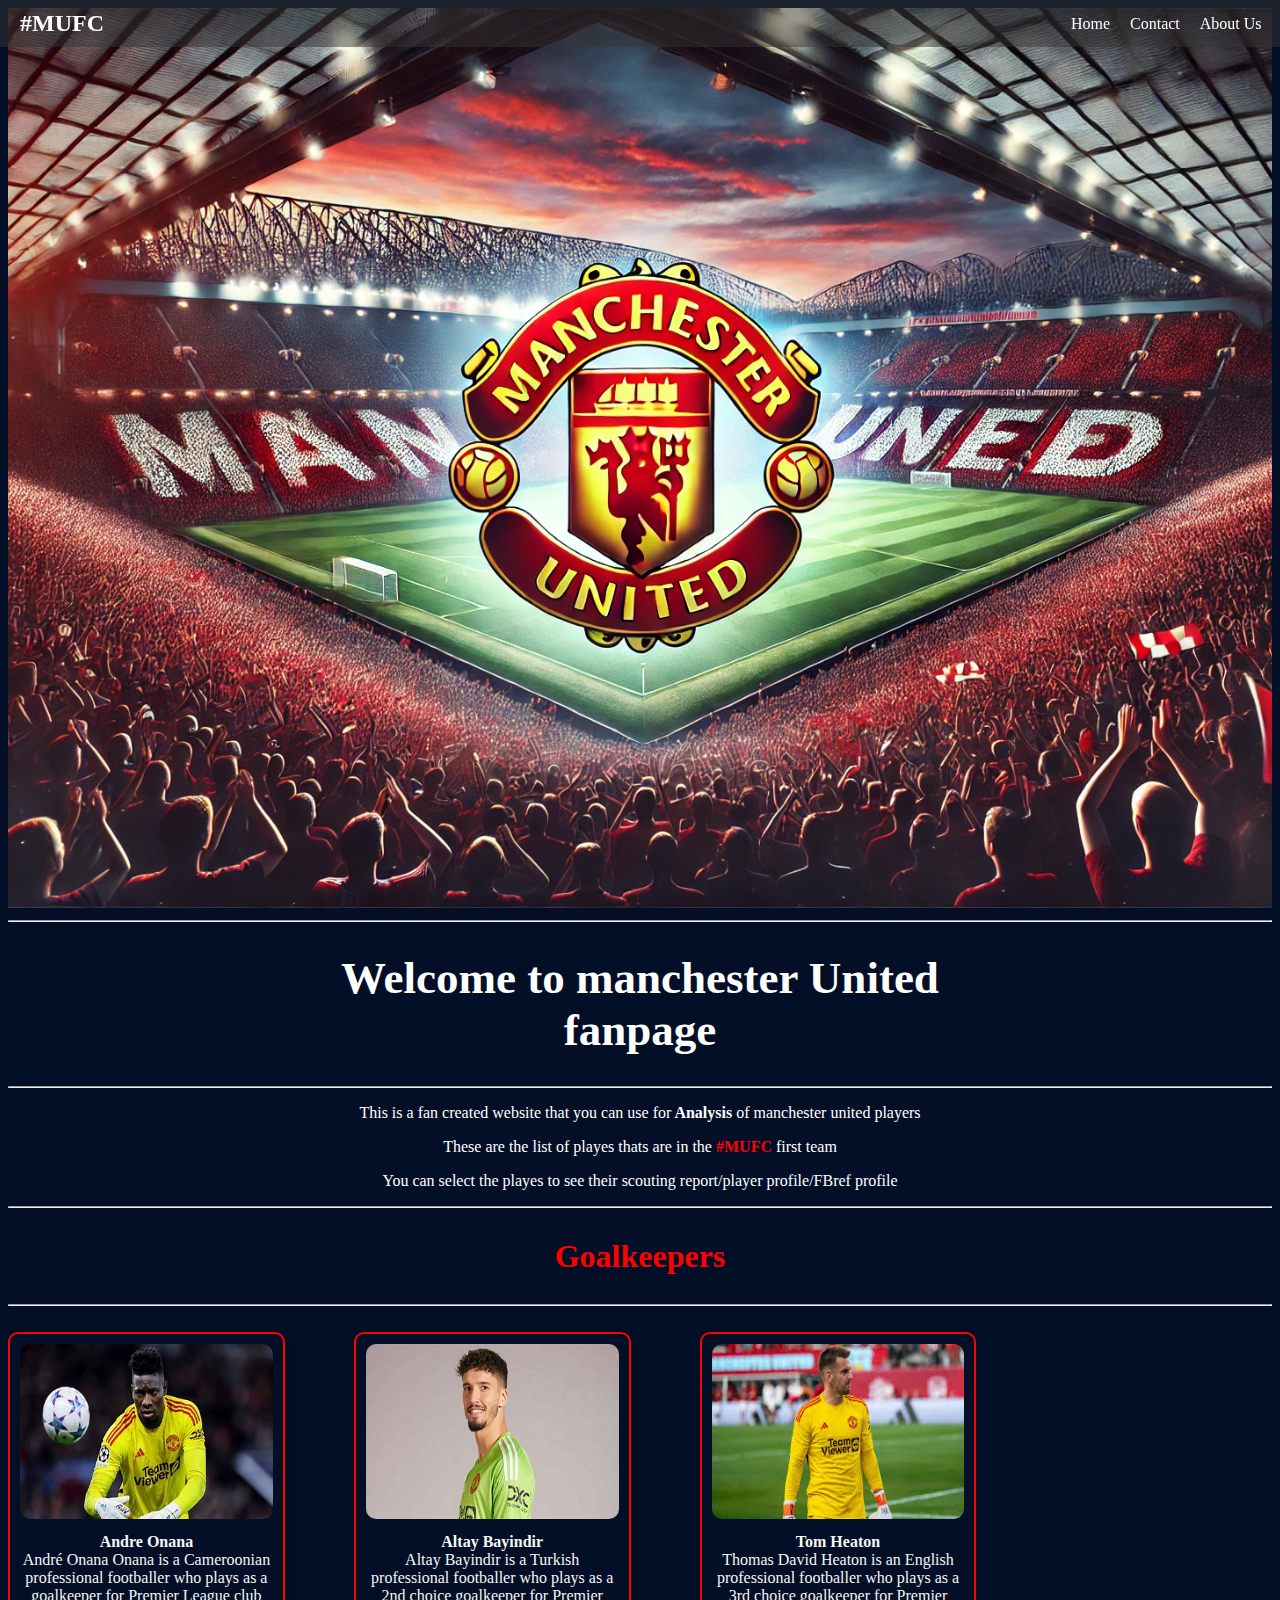
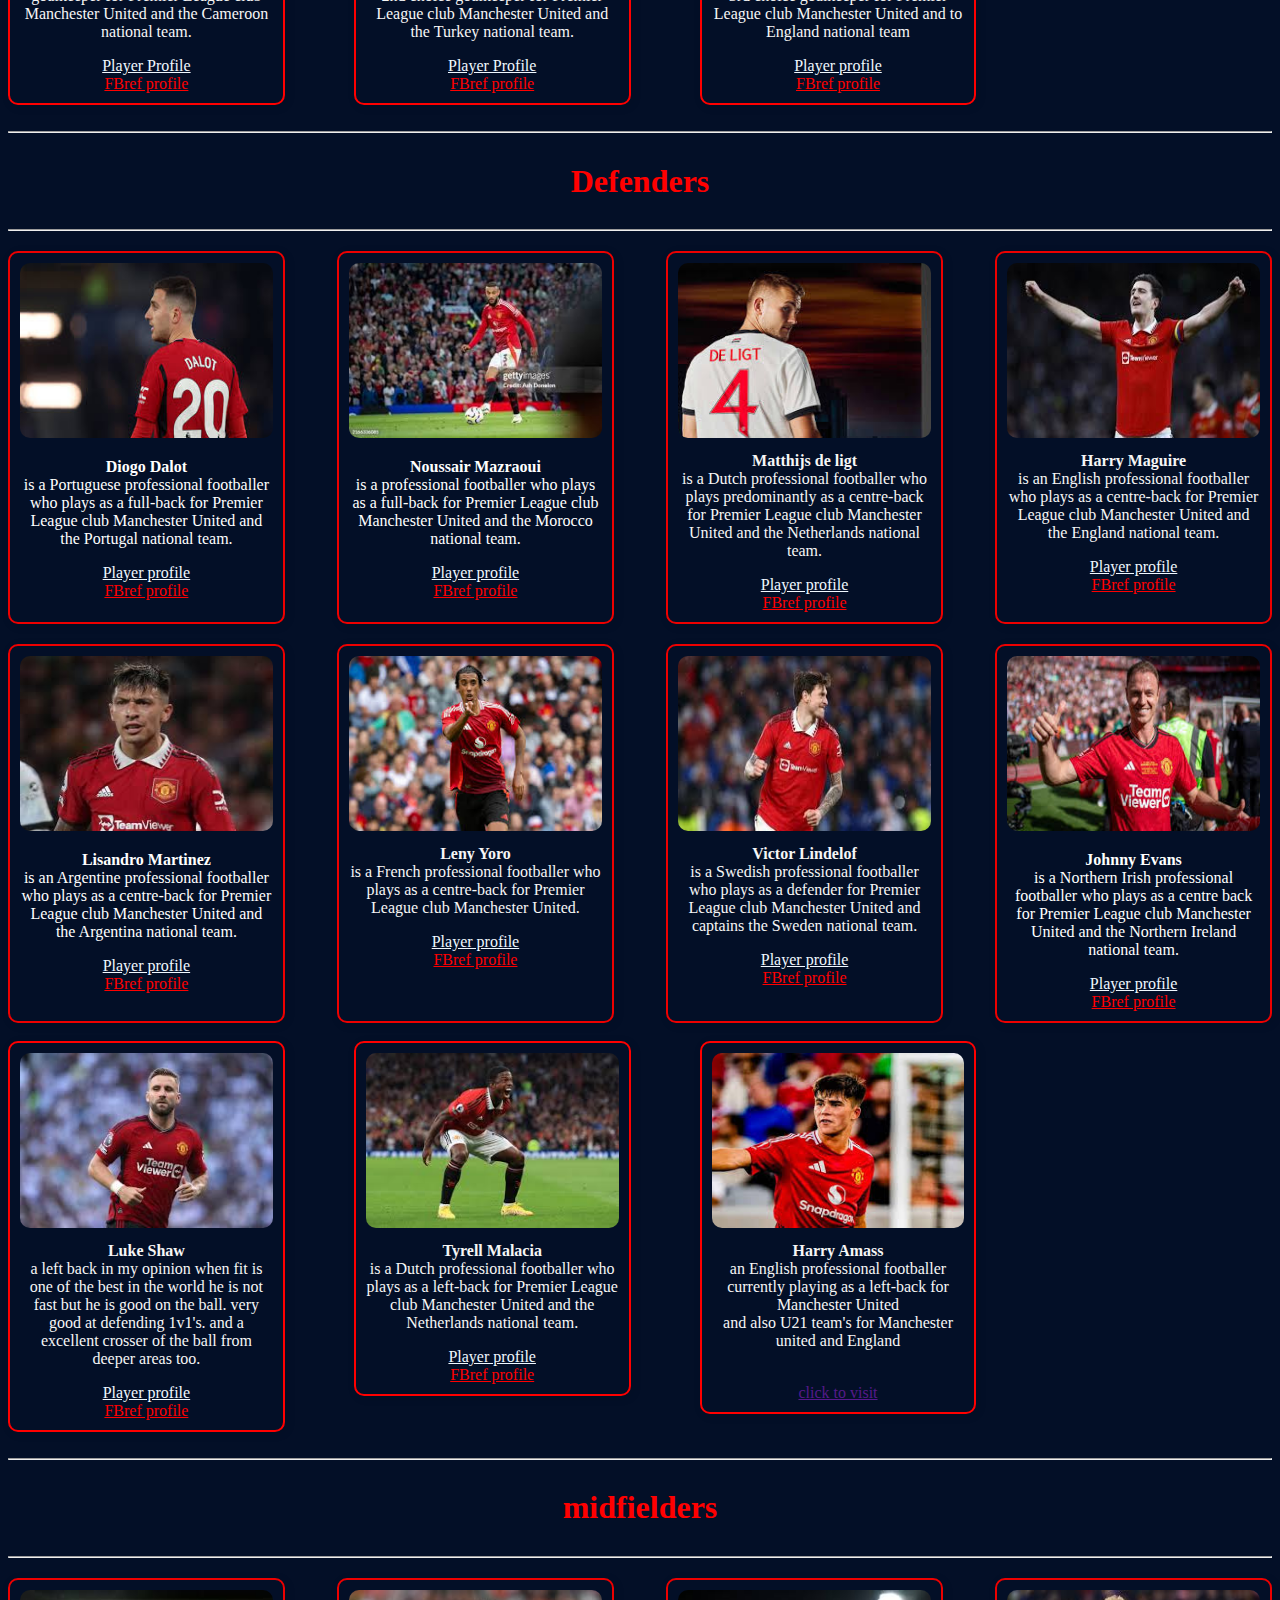
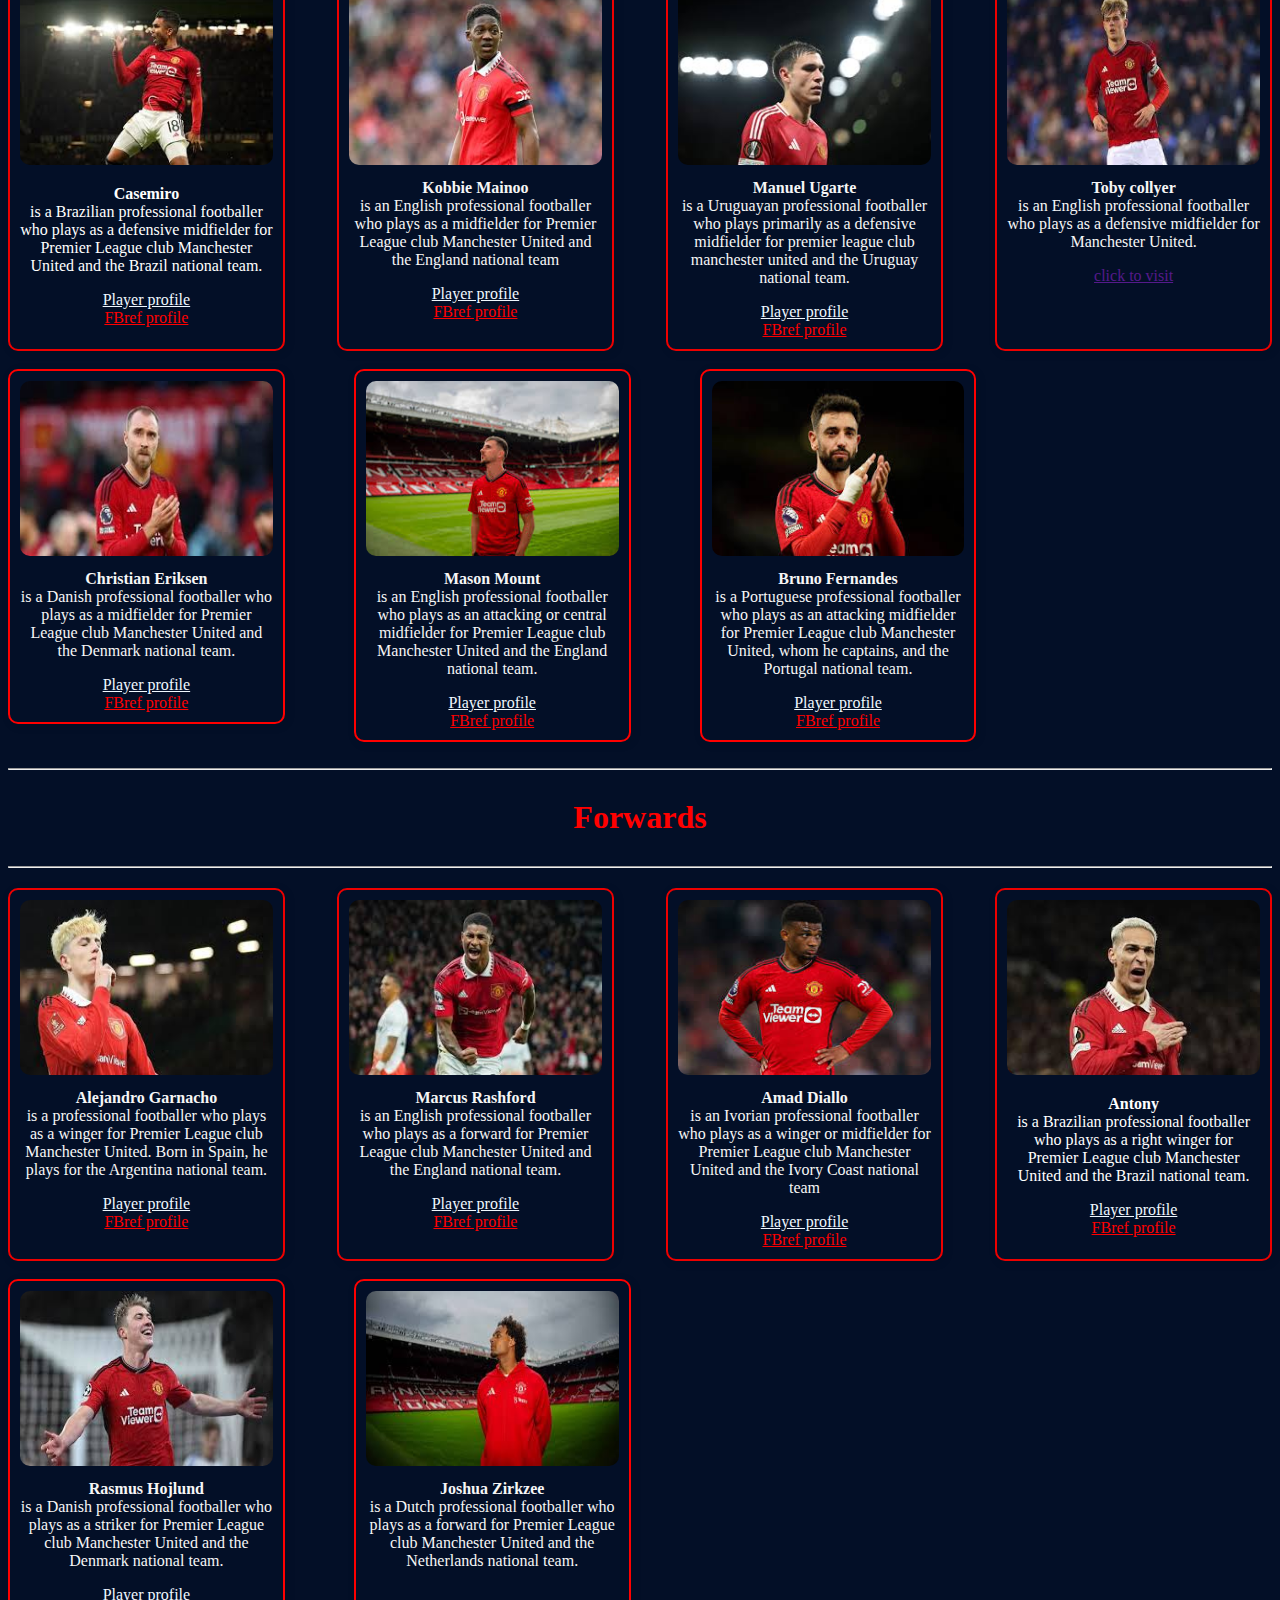
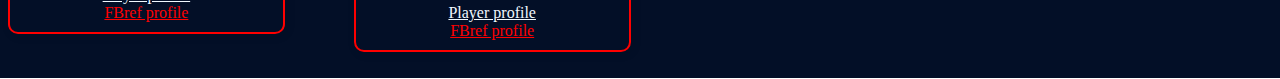
<file: man_united/index.html>
<!DOCTYPE html>
<html lang="en">
<head>
    <meta charset="UTF-8">
    <meta name="viewport" content="width=device-width, initial-scale=1.0">
    <title style="font-style: italic;">MAN UNITED FAN PAGE</title>
    <link rel="icon" href="./man_utd-32x32.png" type="image/x-icon">
    <link rel="stylesheet" href="./style.css">
</head>
<body>
    <nav class="navbar">
        <div  class="logo">#MUFC</div>
        <ul class="nav-links">
            <li><a href=""id="home_button">Home</a></li>
            <li><a href="https://wa.me/919342976898?text=hi Balaji,I would like to contact you">Contact</a></li>
            <li><a href="">About Us</a></li>
        </ul>
    </nav>
    <img src="./images/DALL·E 2024-11-28 22.32.01 - A vibrant and striking full-viewport image themed around Manchester United. The image features a realistic depiction of Old Trafford stadium, packed w.webp" alt="Full Viewport Image" class="full-viewport-img">
    <hr>
    <h1 id="heading1">Welcome to manchester United <br> fanpage</h1>
    <hr>
    <P>This is a fan created website that you can use for<b> Analysis</b> of manchester united players </P>
    
    <p>These are the list of playes thats are in the 
    <b style="color: rgb(255, 0, 0);">#MUFC </b> first team </P>
    
    <p>You can select the playes to see their scouting report/player profile/FBref profile</p>
    <hr>
    <div>
        <div class="marquee-container">
            <h1 style="text-align: center; color: rgb(255, 0, 0);" class="marquee1">Goalkeepers</h1>
          </div>
        <hr>
        </div>
    
    <br>
   
    <div class="container1">
    <div class="box">
        <img  src="./images/onana.jpg" alt="Description of the image">
        <p><b>Andre Onana </b><br>André Onana Onana is a Cameroonian professional footballer who plays as a goalkeeper for Premier League club Manchester United and the Cameroon national team.</p>
        <a style="color: aliceblue;" href="./onana.html">Player Profile</a><br>
        <a style="color: red;" href="https://fbref.com/en/players/e9c0c1b2/scout/365_m1/Andre-Onana-Scouting-Report">FBref profile</a>
    </div>
    <div class="box1">
        <img  src="./images/bayandir.jpg" alt="Description of the image">
        <p><b>Altay Bayindir </b><br>Altay Bayindir is a Turkish professional footballer who plays as a 2nd choice goalkeeper for Premier League club Manchester United and the Turkey national team.
        <br>
        </p>
        <a  style="color: aliceblue;" href="./altay.html">Player Profile</a>
        <br>
        <a style="color: red;" href="https://fbref.com/en/players/072e68ed/scout/11455/Altay-Bayindir-Scouting-Report">FBref profile</a>
    </div>
    <div class="box2">
        <img  src="./images/heaton.jpg" alt="Description of the image">
        <p><b>Tom Heaton </b><br>Thomas David Heaton is an English professional footballer who plays as a 3rd choice goalkeeper for Premier League club Manchester United and to England national team<br>  </p>
        <a  style="color: aliceblue;" href="">Player profile</a>
        <br>
        <a style="color: red;" href="">FBref profile</a>
    </div>
    </div>
    
</br>
<hr>
<div>
    <div class="marquee-container">
        <h1 style="text-align: center; color: rgb(255, 0, 0);" class="marquee2">Defenders</h1>
      </div>
    <hr>
    </div>

    <div class="container">
        <div class="box4">
            <img  src="./images/dalot.jpg" alt="Description of the image">
            <p><b>Diogo Dalot </b><br>is a Portuguese professional footballer who plays as a full-back for Premier League club Manchester United and the Portugal national team.</p>
            <a  style="color: aliceblue;" href="./dalot.html">Player profile</a>
            <br>
            <a style="color: red;" href="https://fbref.com/en/players/d9565625/scout/365_m1/Diogo-Dalot-Scouting-Report">FBref profile</a>
        </div>
        <div class="box4">
            <img  src="./images/mazaroui.jpg" alt="Description of the image">
            <p><b>Noussair Mazraoui </b><br>is a professional footballer who plays as a full-back for Premier League club Manchester United and the Morocco national team.</p>
            <a  style="color: aliceblue;" href="./noussair.html">Player profile</a>
            <br>
            <a style="color: red;" href="https://fbref.com/en/players/b74277a0/scout/365_m1/Noussair-Mazraoui-Scouting-Report">FBref profile</a>
        </div>
        <div class="box5">
            <img  src="./images/de-ligt.jpg" alt="Description of the image">
            <p><b>Matthijs de ligt </b><br>is a Dutch professional footballer who plays predominantly as a centre-back for Premier League club Manchester United and the Netherlands national team.</p>
            <a  style="color: aliceblue;" href="">Player profile</a>
            <br>
            <a style="color: red;"  href="https://fbref.com/en/players/d6e53a3a/scout/365_m1/Matthijs-de-Ligt-Scouting-Report">FBref profile</a>
        </div>
        <div class="box6">
            <img  src="./images/maguire.jpg" alt="Description of the image">
            <p><b>Harry Maguire</b> <br>is an English professional footballer who plays as a centre-back for Premier League club Manchester United and the England national team.</p>
            <a  style="color: aliceblue;" href="">Player profile</a>
            <br>
            <a style="color: red;" href="https://fbref.com/en/players/d8931174/scout/365_m1/Harry-Maguire-Scouting-Report">FBref profile</a>
        </div>
    </div>
    
    <div class="container">
        <div class="box4">
            <img  src="./images/martinez.jpg" alt="Description of the image">
            <p><b>Lisandro Martinez </b><br> is an Argentine professional footballer who plays as a centre-back for Premier League club Manchester United and the Argentina national team.</p>
            <a  style="color: aliceblue;" href="./martinez.html">Player profile</a>
            <br>
            <a  style="color: red;" href="https://fbref.com/en/players/bac46a10/scout/365_m1/Lisandro-Martinez-Scouting-Report">FBref profile</a>
        </div>
        <div class="box5">
            <img  src="./images/yoro.jpg" alt="Description of the image">
            <p><b>Leny Yoro </b><br>is a French professional footballer who plays as a centre-back for Premier League club Manchester United.</p>
            <a  style="color: aliceblue;" href="">Player profile</a>
            <br>
            <a style="color: red;" href="https://fbref.com/en/players/6763f716/scout/365_m1/Leny-Yoro-Scouting-Report">FBref profile</a>
        </div>
        <div class="box6">
            <img  src="./images/lindelof.jpg" alt="Description of the image">
            <p><b>Victor Lindelof </b><br>is a Swedish professional footballer who plays as a defender for Premier League club Manchester United and captains the Sweden national team.</p>
            <a  style="color: aliceblue;" href="">Player profile</a>
            <br>
            <a style="color: red;" href="https://fbref.com/en/players/f5deef4c/scout/365_m1/Victor-Lindelof-Scouting-Report">FBref profile</a>
        </div>
        <div class="box4">
            <img  src="./images/evans.jpg" alt="Description of the image">
            <p><b>Johnny Evans </b><br> is a Northern Irish professional footballer who plays as a centre back for Premier League club Manchester United and the Northern Ireland national team.</p>
            <a  style="color: aliceblue;" href="">Player profile</a>
            <br>
            <a style="color: red;" href="https://fbref.com/en/players/f8fcd2a5/scout/365_m1/Jonny-Evans-Scouting-Report">FBref profile</a>
        </div>
    </div>
    <br>
    <div class="container1">
        <div class="box">
            <img  src="./images/shaw.jpg" alt="Description of the image">
            <p><b>Luke Shaw </b><br>a left back in my opinion when fit is one of the best in the world he is not fast but he is good on the ball. very good at defending 1v1's. and a excellent crosser of the ball from deeper areas too.
            </p>
            <a  style="color: aliceblue;" href="">Player profile</a>
            <br>
            <a style="color: red;" href="https://fbref.com/en/players/9c94165b/scout/365_m1/Luke-Shaw-Scouting-Report">FBref profile</a>
        </div>
        <div class="box1">
            <img  src="./images/malacia.jpg" alt="Description of the image">
            <p><b>Tyrell Malacia </b><br> is a Dutch professional footballer who plays as a left-back for Premier League club Manchester United and the Netherlands national team.</p>
            <a  style="color: aliceblue;" href="">Player profile</a>
            <br>
            <a style="color: red;" href="https://fbref.com/en/players/6b6c793c/scout/11566/Tyrell-Malacia-Scouting-Report">FBref profile</a>
        </div>
        <div class="box2">
            <img  src="./images/amass.jpg" alt="Description of the image">
            <p><b> Harry Amass</b> <br>an English professional footballer currently playing as a left-back for Manchester United <br>and also U21 team's for Manchester united and England <br> <br></p>
            <a href="">click to visit</a>
        </div>
    </div>
</div>
<hr>
<div>
<div class="marquee-container">
    <h1 style="text-align: center; color: rgb(255, 0, 0);" class="marquee1">midfielders</h1>
  </div>
<hr>
</div>
<div class="container">
    <div class="box4">
        <img  src="./images/casemiro.jpg" alt="Description of the image">
        <p><b>Casemiro</b><br> is a Brazilian professional footballer who plays as a defensive midfielder for Premier League club Manchester United and the Brazil national team.</p>
        <a  style="color: aliceblue;" href="">Player profile</a>
        <br>
        <a style="color: red;" href="https://fbref.com/en/players/4d224fe8/scout/365_m1/Casemiro-Scouting-Report">FBref profile</a>
    </div>
    <div class="box5">
        <img  src="./images/kobbie.jpg" alt="Description of the image">
        <p><b>Kobbie Mainoo</b> <br>is an English professional footballer who plays as a midfielder for Premier League club Manchester United and the England national team</p>
        <a  style="color: aliceblue;" href="">Player profile</a>
        <br>
        <a style="color: red;" href="https://fbref.com/en/players/c6220452/scout/365_m1/Kobbie-Mainoo-Scouting-Report">FBref profile</a>
    </div>
    <div class="box6">
        <img  src="./images/ugarte.jpg" alt="Description of the image">
        <p><b>Manuel Ugarte</b> <br>is a Uruguayan professional footballer who plays primarily as a defensive midfielder for premier league club manchester united and the Uruguay national team.</p>
        <a  style="color: aliceblue;" href="">Player profile</a>
        <br>
        <a style="color: red;" href="https://fbref.com/en/players/c9817014/scout/365_m1/Manuel-Ugarte-Ribeiro-Scouting-Report">FBref profile</a>
    </div>
    <div class="box7">
        <img  src="./images/toby.jpg" alt="Description of the image">
        <p><b>Toby collyer</b> <br>is an English professional footballer who plays as a defensive midfielder for Manchester United.</p>
        <a href="">click to visit</a>
    </div>
</div>
<br>
</div>
<div class="container1">
    <div class="box">
        <img  src="./images/erikson.jpg" alt="Description of the image">
        <p><b>Christian Eriksen</b> <br>is a Danish professional footballer who plays as a midfielder for Premier League club Manchester United and the Denmark national team.</p>
        <a  style="color: aliceblue;" href="">Player profile</a>
        <br>
        <a style="color: red;" href="https://fbref.com/en/players/980522ec/scout/365_m1/Christian-Eriksen-Scouting-Report">FBref profile</a>
    </div>
    <div class="box1">
        <img  src="./images/mount.jpg" alt="Description of the image">
        <p><b>Mason Mount</b><br>is an English professional footballer who plays as an attacking or central midfielder for Premier League club Manchester United and the England national team.</p>
        <a  style="color: aliceblue;" href="">Player profile</a>
        <br>
        <a style="color: red;" href="https://fbref.com/en/players/9674002f/scout/365_m1/Mason-Mount-Scouting-Report">FBref profile</a>
    </div>
    <div class="box2">
        <img  src="./images/bruno.jpg" alt="Description of the image">
        <p><b>Bruno Fernandes</b> <br>is a Portuguese professional footballer who plays as an attacking midfielder for Premier League club Manchester United, whom he captains, and the Portugal national team.</p>
        <a  style="color: aliceblue;" href="">Player profile</a>
        <br>
        <a style="color: red;" href="https://fbref.com/en/players/507c7bdf/scout/365_m1/Bruno-Fernandes-Scouting-Report">FBref profile</a>
    </div> 
</div>
</div>
<hr>
<div>
    <div class="marquee-container">
        <h1 style="text-align: center; color: rgb(255, 0, 0);" class="marquee2">Forwards</h1>
      </div>
    <hr>
    </div>

<div class="container">
    <!-- <div class="box4"> 
        <img  src="./images/sancho.jpg" alt="Description of the image">
        <p><b>Jadon Sancho</b><br>is an English professional footballer who plays as a winger for Premier League club Manchester United.</p>
        <a href="https://fbref.com/en/players/dbf053da/scout/365_m1/Jadon-Sancho-Scouting-Report">click to visit</a>
    </div>-->
    <div class="box5">
        <img  src="./images/garnacho.jpg" alt="Description of the image">
        <p><b>Alejandro Garnacho</b> <br>is a professional footballer who plays as a winger for Premier League club Manchester United. Born in Spain, he plays for the Argentina national team.</p>
        <a  style="color: aliceblue;" href="">Player profile</a>
        <br>
        <a style="color: red;" href="https://fbref.com/en/players/7aa8adfe/scout/365_m1/Alejandro-Garnacho-Scouting-Report">FBref profile</a>
    </div>
    <div class="box6">
        <img  src="./images/rashford.jpg" alt="Description of the image">
        <p><b>Marcus Rashford</b> <br>is an English professional footballer who plays as a forward for Premier League club Manchester United and the England national team.</p>
        <a  style="color: aliceblue;" href="">Player profile</a>
        <br>
        <a style="color: red;" href="https://fbref.com/en/players/a1d5bd30/scout/365_m1/Marcus-Rashford-Scouting-Report">FBref profile</a>
    </div>
    <div class="box7">
        <img  src="./images/amad.jpg" alt="Description of the image">
        <p><b>Amad Diallo</b> <br> is an Ivorian professional footballer who plays as a winger or midfielder for Premier League club Manchester United and the Ivory Coast national team</p>
        <a  style="color: aliceblue;" href="">Player profile</a>
        <br>
        <a style="color: red;" href="https://fbref.com/en/players/9dc96f10/scout/365_m1/Amad-Diallo-Scouting-Report">FBref profile</a>
    </div>
    <div class="box4">
        <img  src="./images/antony.jpg" alt="Description of the image">
        <p><b>Antony</b> <br>is a Brazilian professional footballer who plays as a right winger for Premier League club Manchester United and the Brazil national team.</p>
        <a  style="color: aliceblue;" href="">Player profile</a>
        <br>
        <a style="color: red;" href="https://fbref.com/en/players/99127249/scout/365_m1/Antony-Scouting-Report">FBref profile</a>
    </div>
</div>
<br>
</div>
<div class="container1">
    <!-- <div class="box"> 
        <img  src="./images/antony.jpg" alt="Description of the image">
        <p><b>Antony</b> <br>is a Brazilian professional footballer who plays as a right winger for Premier League club Manchester United and the Brazil national team.</p>
        <a href="https://fbref.com/en/players/99127249/scout/365_m1/Antony-Scouting-Report">click to visit</a>
    </div>  -->
    <div class="box1">
        <img  src="./images/rasmus.jpg" alt="Description of the image">
        <p><b>Rasmus Hojlund</b><br>is a Danish professional footballer who plays as a striker for Premier League club Manchester United and the   Denmark national team.</p>
        <a  style="color: aliceblue;" href="">Player profile</a>
        <br>
        <a style="color: red;" href="https://fbref.com/en/players/491a433d/scout/365_m1/Rasmus-Hojlund-Scouting-Report">FBref profile</a>
    </div>
    <div class="box2">
        <img  src="./images/zirkzee.jpg" alt="Description of the image">
        <p><b>Joshua Zirkzee</b><br>is a Dutch professional footballer who plays as a forward for Premier League club Manchester United and the Netherlands national team. <br> <br></p>
        <a  style="color: aliceblue;" href="">Player profile</a>
        <br>
        <a style="color: red;" href="https://fbref.com/en/players/028e70b9/scout/365_m1/Joshua-Zirkzee-Scouting-Report">FBref profile</a>
    </div>
</div>

<script src="script.js"></script>
</body>
</html>
</file>
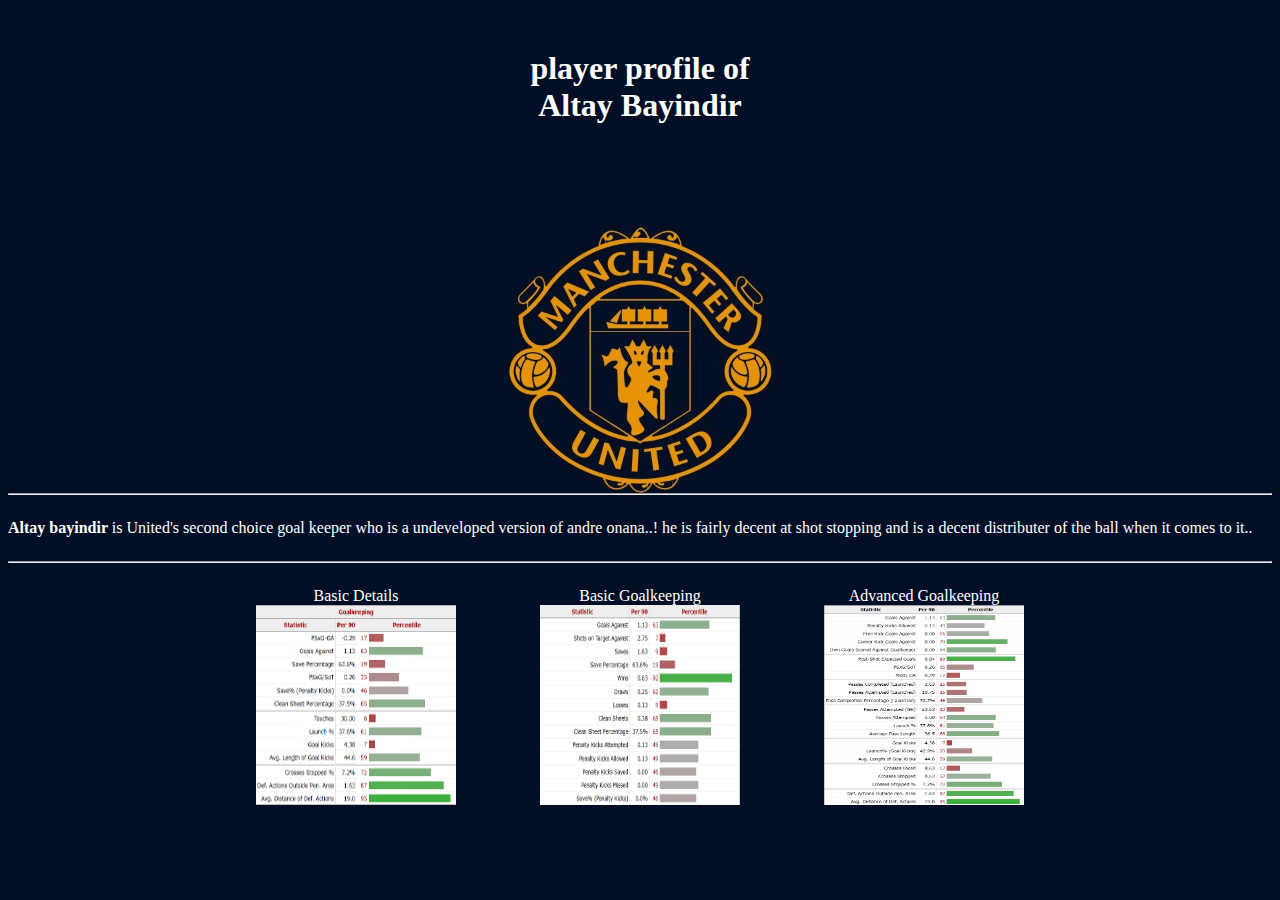
<file: man_united/altay.html>
<!DOCTYPE html>
<html lang="en">
  <head>
    <meta charset="UTF-8" />
    <meta name="viewport" content="width=device-width, initial-scale=1.0" />
    <title>Bayindir</title>
    <link rel="stylesheet" href="./link.css" />
  </head>
  <body>
    <h1 class="coming-text">
      player profile of <br />
      <b> Altay Bayindir</b>
    </h1>
    <div class="iframe-container">
      <iframe
        width="560"
        height="315"
        src="https://www.youtube.com/embed/WcJnrNTtjMQ?si=wj9-tKIvjLhJQmAz"
        title="YouTube video player"
        frameborder="0"
        allow="accelerometer; autoplay; clipboard-write; encrypted-media; gyroscope; picture-in-picture; web-share"
        referrerpolicy="strict-origin-when-cross-origin"
        allowfullscreen
      ></iframe>
    </div>
    <hr />
    <div class="marquee">
      <p>
        <b>Altay bayindir </b>is United's second choice goal keeper who is a
        undeveloped version of andre onana..! he is fairly decent at shot
        stopping and is a decent distributer of the ball when it comes to it..
      </p>
    </div>
    <hr />
    <div class="float_div">
      <div>
        <figure style="display: inline-block; text-align: center">
          <figcaption>Basic Details</figcaption>
          <img
            class="in_img"
            src="./altay/basic.png"
            alt="Description of the image"
            style="width: 200px"
          />
        </figure>
        <figure style="display: inline-block; text-align: center">
          <figcaption>Basic Goalkeeping</figcaption>
          <img
            class="in_img"
            src="./altay/intermediate.png"
            alt="Description of the image"
            style="width: 200px"
          />
        </figure>
        <figure style="display: inline-block; text-align: center">
          <figcaption>Advanced Goalkeeping</figcaption>
          <img
            class="in_img"
            src="./altay/advanced.png"
            alt="Description of the image"
            style="width: 200px"
          />
        </figure>
      </div>
    </div>
  </body>
</html>
</file>
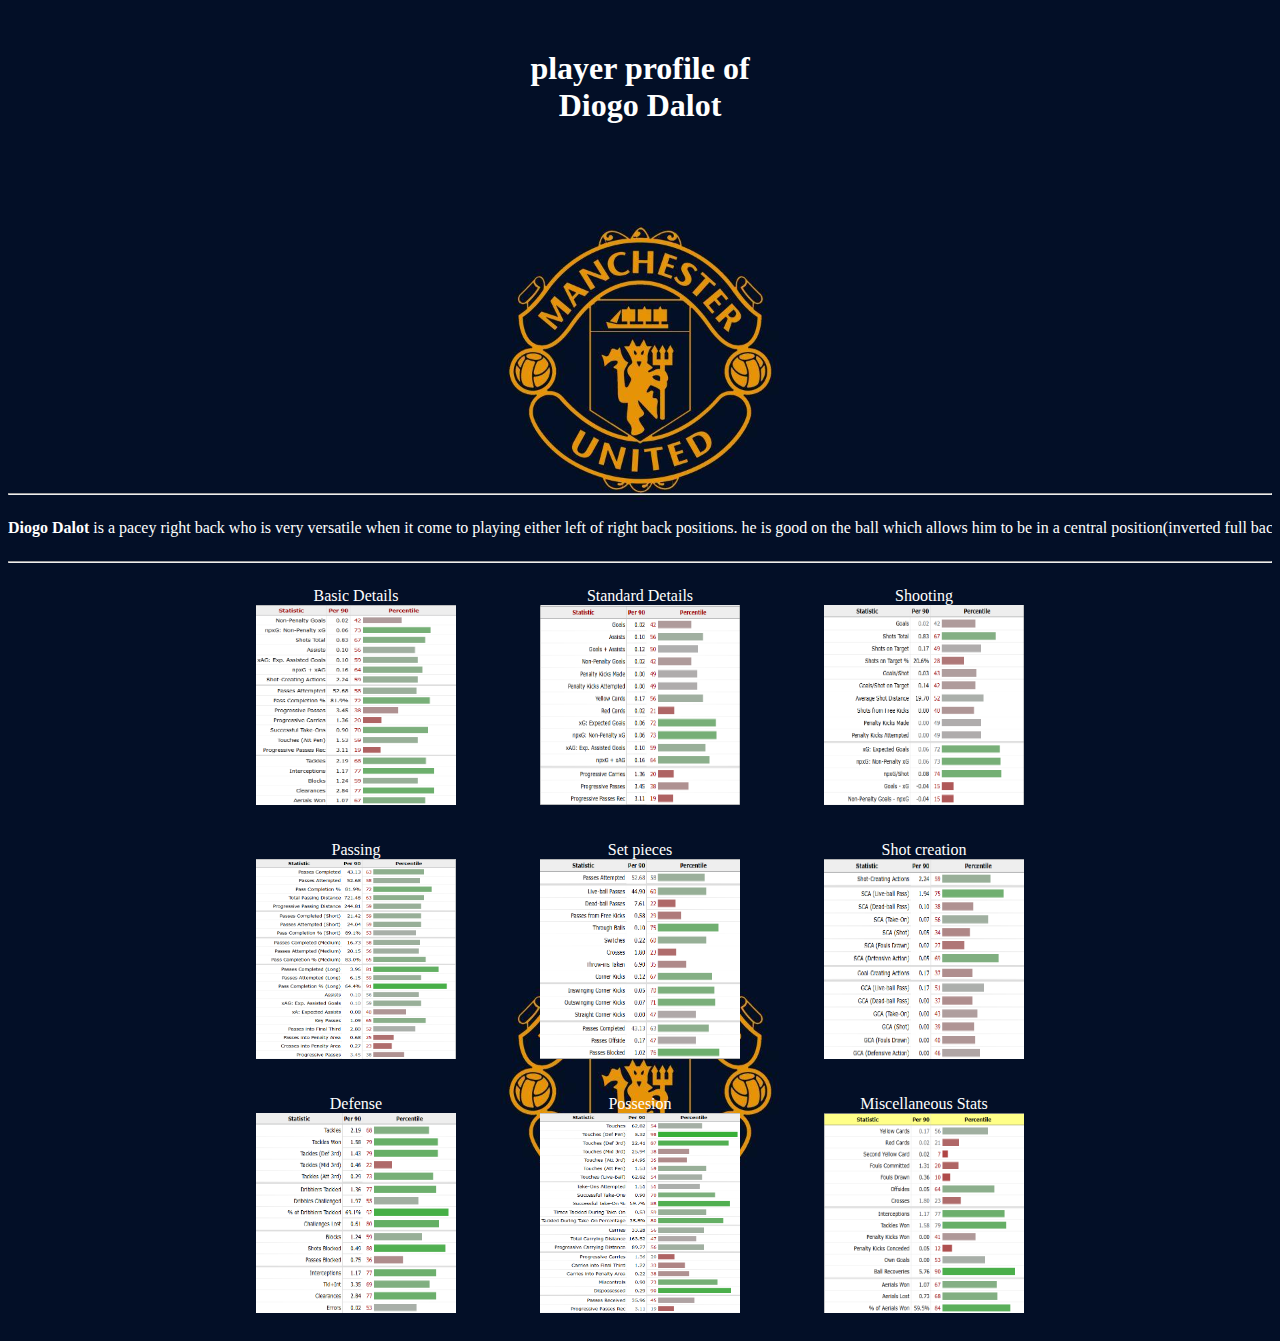
<file: man_united/dalot.html>
<!DOCTYPE html>
<html lang="en">
  <head>
    <meta charset="UTF-8" />
    <meta name="viewport" content="width=device-width, initial-scale=1.0" />
    <title>Dalot</title>
    <link rel="stylesheet" href="./link.css" />
  </head>
  <body>
    <h1 class="coming-text">
      player profile of <br />
      Diogo Dalot
    </h1>
    <div class="iframe-container">
      <iframe
        width="560"
        height="315"
        src="https://www.youtube.com/embed/oANyWtmyqOo?si=L54AasKdTwsg1WfO"
        title="YouTube video player"
        frameborder="0"
        allow="accelerometer; autoplay; clipboard-write; encrypted-media; gyroscope; picture-in-picture; web-share"
        referrerpolicy="strict-origin-when-cross-origin"
        allowfullscreen
      ></iframe>
    </div>
    <hr />
    <div class="marquee">
      <p>
        <b>Diogo Dalot</b> is a pacey right back who is very versatile when it
        come to playing either left of right back positions. he is good on the
        ball which allows him to be in a central position(inverted full back
        role) which very popular in modern day football
      </p>
    </div>
    <hr />
    <div class="float_div">
      <div>
        <figure style="display: inline-block; text-align: center">
          <figcaption>Basic Details</figcaption>
          <img
            class="in_img"
            src="./dalot/standard.png"
            alt="Description of the image"
            style="width: 200px"
          />
        </figure>
        <figure style="display: inline-block; text-align: center">
          <figcaption>Standard Details</figcaption>
          <img
            class="in_img"
            src="./dalot/standard_details.png"
            alt="Description of the image"
            style="width: 200px"
          />
        </figure>
        <figure style="display: inline-block; text-align: center">
          <figcaption>Shooting</figcaption>
          <img
            class="in_img"
            src="./dalot/shooting.png"
            alt="Description of the image"
            style="width: 200px"
          />
        </figure>
      </div>
    </div>
    <div class="float_div">
      <div>
        <figure style="display: inline-block; text-align: center">
          <figcaption>Passing</figcaption>
          <img
            class="in_img"
            src="./dalot/passing.png"
            alt="Description of the image"
            style="width: 200px"
          />
        </figure>
        <figure style="display: inline-block; text-align: center">
          <figcaption>Set pieces</figcaption>
          <img
            class="in_img"
            src="./dalot/set_piece.png"
            alt="Description of the image"
            style="width: 200px"
          />
        </figure>
        <figure style="display: inline-block; text-align: center">
          <figcaption>Shot creation</figcaption>
          <img
            class="in_img"
            src="./dalot/shot_creation.png"
            alt="Description of the image"
            style="width: 200px"
          />
        </figure>
      </div>
    </div>
    <div class="float_div">
      <div>
        <figure style="display: inline-block; text-align: center">
          <figcaption>Defense</figcaption>
          <img
            class="in_img"
            src="./dalot/defense.png"
            alt="Description of the image"
            style="width: 200px"
          />
        </figure>
        <figure style="display: inline-block; text-align: center">
          <figcaption>Possesion</figcaption>
          <img
            class="in_img"
            src="./dalot/in_possesion.png"
            alt="Description of the image"
            style="width: 200px"
          />
        </figure>
        <figure style="display: inline-block; text-align: center">
          <figcaption>Miscellaneous Stats</figcaption>
          <img
            class="in_img"
            src="./dalot/errors.png"
            alt="Description of the image"
            style="width: 200px"
          />
        </figure>
      </div>
    </div>
  </body>
</html>
</file>
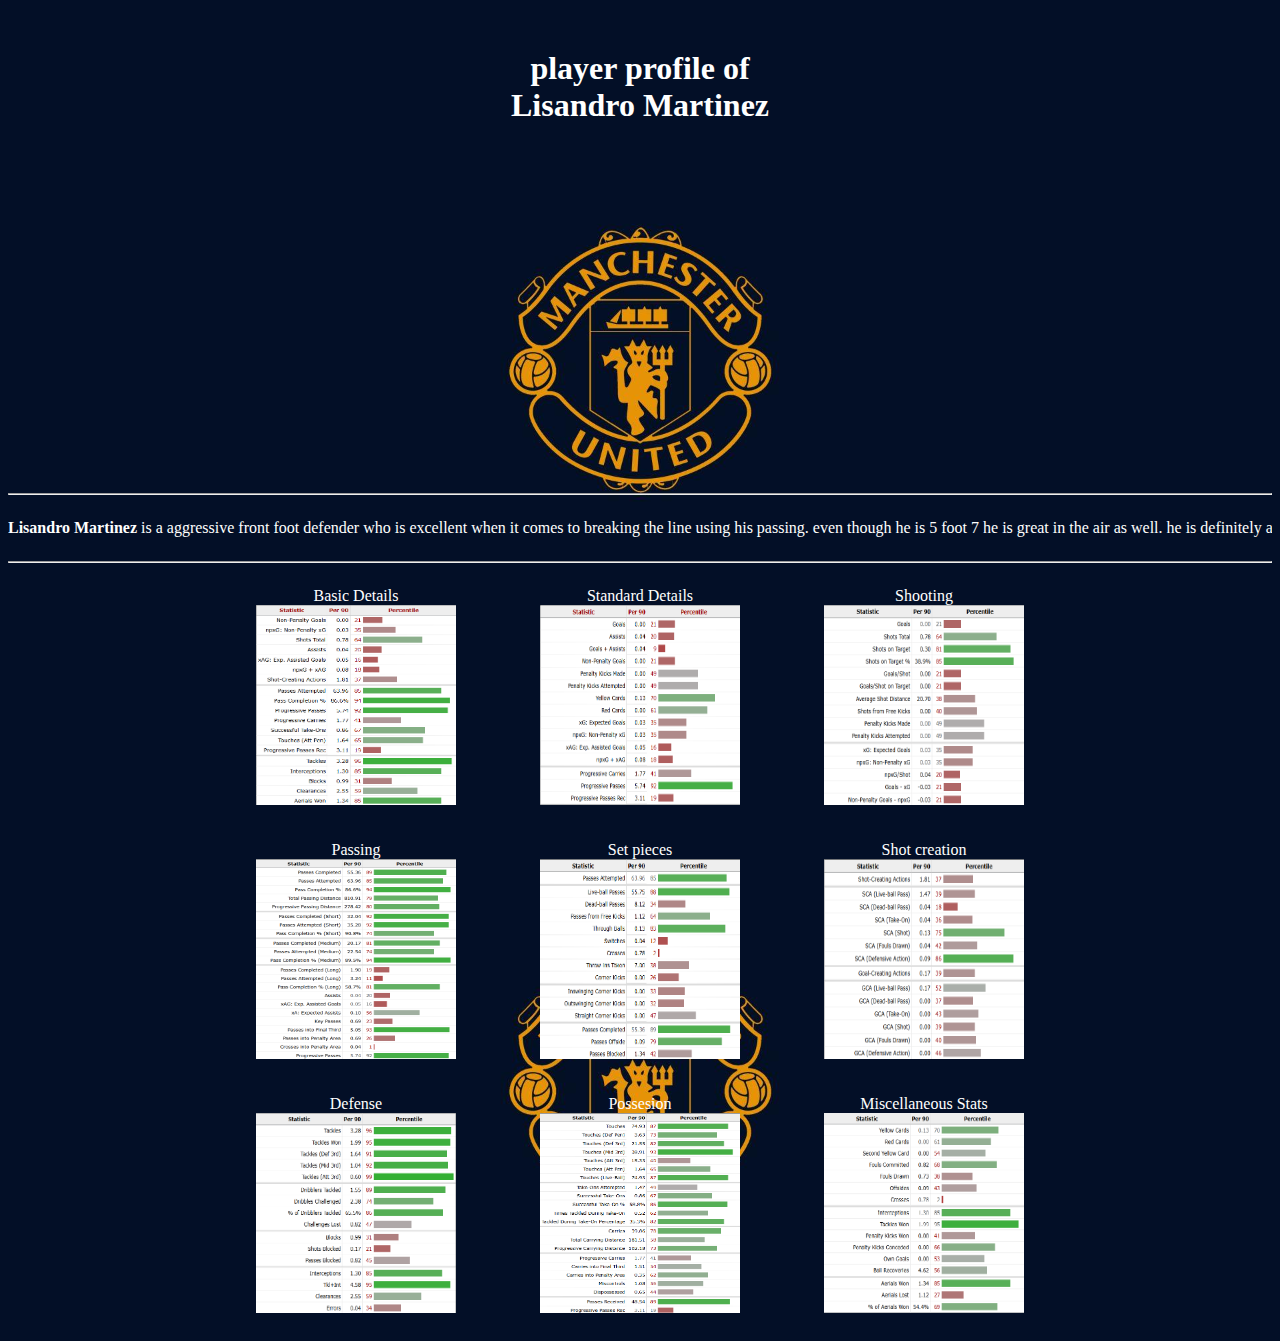
<file: man_united/martinez.html>
<!DOCTYPE html>
<html lang="en">
  <head>
    <meta charset="UTF-8" />
    <meta name="viewport" content="width=device-width, initial-scale=1.0" />
    <title>Martinez</title>
    <link rel="stylesheet" href="./link.css" />
  </head>
  <body>
    <h1 class="coming-text">
      player profile of <br />
      Lisandro Martinez
    </h1>
    <div class="iframe-container">
      <iframe
        width="560"
        height="315"
        src="https://www.youtube.com/embed/CrclKJOY3bU?si=LALDsMqWZUqvuN4Y"
        title="YouTube video player"
        frameborder="0"
        allow="accelerometer; autoplay; clipboard-write; encrypted-media; gyroscope; picture-in-picture; web-share"
        referrerpolicy="strict-origin-when-cross-origin"
        allowfullscreen
      ></iframe>
    </div>
    <hr />
    <div class="marquee">
      <p>
        <b>Lisandro Martinez</b> is a aggressive front foot defender who is
        excellent when it comes to breaking the line using his passing. even
        though he is 5 foot 7 he is great in the air as well. he is definitely a
        united fan favourite
      </p>
    </div>
    <hr />
    <div class="float_div">
      <div>
        <figure style="display: inline-block; text-align: center">
          <figcaption>Basic Details</figcaption>
          <img
            class="in_img"
            src="./noussair/standard.png"
            alt="Description of the image"
            style="width: 200px"
          />
        </figure>

        <figure style="display: inline-block; text-align: center">
          <figcaption>Standard Details</figcaption>
          <img
            class="in_img"
            src="./noussair/standard_details.png"
            alt="Description of the image"
            style="width: 200px"
          />
        </figure>
        <figure style="display: inline-block; text-align: center">
          <figcaption>Shooting</figcaption>
          <img
            class="in_img"
            src="./noussair/shooting.png"
            alt="Description of the image"
            style="width: 200px"
          />
        </figure>
      </div>
    </div>
    <div class="float_div">
      <div>
        <figure style="display: inline-block; text-align: center">
          <figcaption>Passing</figcaption>
          <img
            class="in_img"
            src="./noussair/passing.png"
            alt="Description of the image"
            style="width: 200px"
          />
        </figure>
        <figure style="display: inline-block; text-align: center">
          <figcaption>Set pieces</figcaption>
          <img
            class="in_img"
            src="./noussair/set_piece.png"
            alt="Description of the image"
            style="width: 200px"
          />
        </figure>
        <figure style="display: inline-block; text-align: center">
          <figcaption>Shot creation</figcaption>
          <img
            class="in_img"
            src="./noussair/shot_creation.png"
            alt="Description of the image"
            style="width: 200px"
          />
        </figure>
      </div>
    </div>
    <div class="float_div">
      <div>
        <figure style="display: inline-block; text-align: center">
          <figcaption>Defense</figcaption>
          <img
            class="in_img"
            src="./noussair/defense.png"
            alt="Description of the image"
            style="width: 200px"
          />
        </figure>
        <figure style="display: inline-block; text-align: center">
          <figcaption>Possesion</figcaption>
          <img
            class="in_img"
            src="./noussair/in_possesion.png"
            alt="Description of the image"
            style="width: 200px"
          />
        </figure>
        <figure style="display: inline-block; text-align: center">
          <figcaption>Miscellaneous Stats</figcaption>
          <img
            class="in_img"
            src="./noussair/errors.png"
            alt="Description of the image"
            style="width: 200px"
          />
        </figure>
      </div>
    </div>
  </body>
</html>
</file>
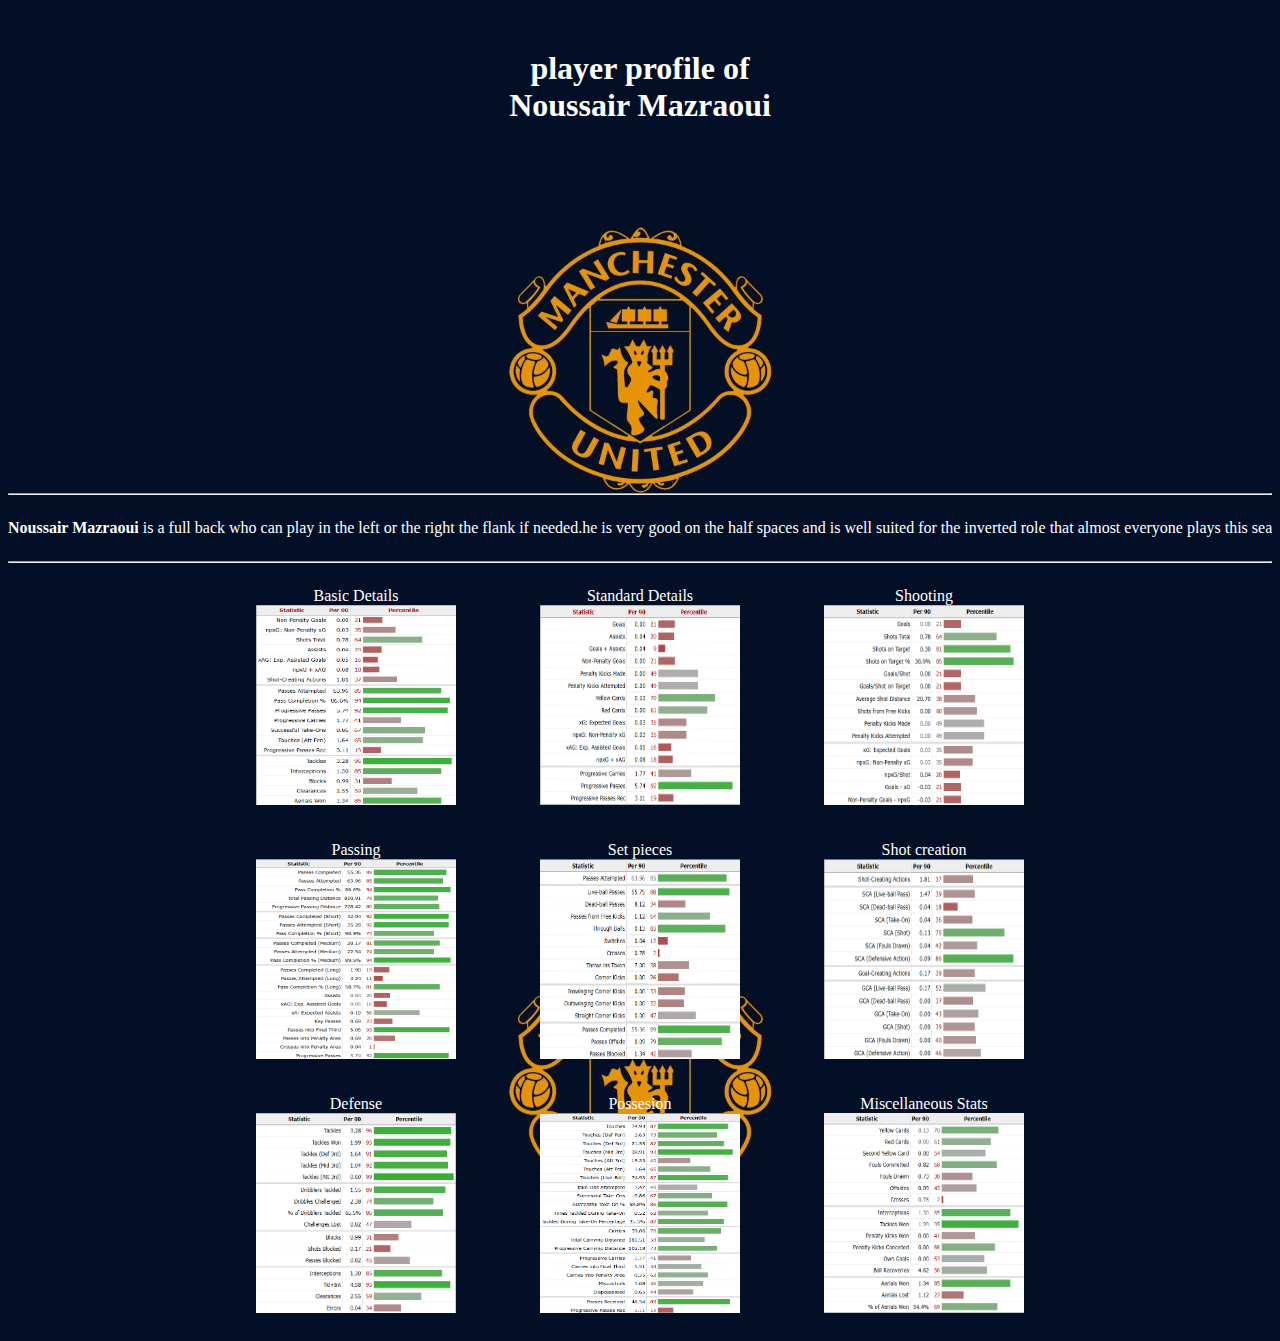
<file: man_united/noussair.html>
<!DOCTYPE html>
<html lang="en">
  <head>
    <meta charset="UTF-8" />
    <meta name="viewport" content="width=device-width, initial-scale=1.0" />
    <title>Mazraoui</title>
    <link rel="stylesheet" href="./link.css" />
  </head>
  <body>
    <h1 class="coming-text">
      player profile of <br />
      Noussair Mazraoui
    </h1>
    <div class="iframe-container">
      <iframe
        width="560"
        height="315"
        src="https://www.youtube.com/embed/Ksgy1G3t2cU?si=XnS-shtIMcqRBRjJ"
        title="YouTube video player"
        frameborder="0"
        allow="accelerometer; autoplay; clipboard-write; encrypted-media; gyroscope; picture-in-picture; web-share"
        referrerpolicy="strict-origin-when-cross-origin"
        allowfullscreen
      ></iframe>
    </div>
    <hr />
    <div class="marquee">
      <p>
        <b> Noussair Mazraoui</b> is a full back who can play in the left or the
        right the flank if needed.he is very good on the half spaces and is well
        suited for the inverted role that almost everyone plays this season
      </p>
    </div>
    <hr />
    <div class="float_div">
      <div>
        <figure style="display: inline-block; text-align: center">
          <figcaption>Basic Details</figcaption>
          <img
            class="in_img"
            src="./noussair/standard.png"
            alt="Description of the image"
            style="width: 200px"
          />
        </figure>

        <figure style="display: inline-block; text-align: center">
          <figcaption>Standard Details</figcaption>
          <img
            class="in_img"
            src="./noussair/standard_details.png"
            alt="Description of the image"
            style="width: 200px"
          />
        </figure>
        <figure style="display: inline-block; text-align: center">
          <figcaption>Shooting</figcaption>
          <img
            class="in_img"
            src="./noussair/shooting.png"
            alt="Description of the image"
            style="width: 200px"
          />
        </figure>
      </div>
    </div>
    <div class="float_div">
      <div>
        <figure style="display: inline-block; text-align: center">
          <figcaption>Passing</figcaption>
          <img
            class="in_img"
            src="./noussair/passing.png"
            alt="Description of the image"
            style="width: 200px"
          />
        </figure>
        <figure style="display: inline-block; text-align: center">
          <figcaption>Set pieces</figcaption>
          <img
            class="in_img"
            src="./noussair/set_piece.png"
            alt="Description of the image"
            style="width: 200px"
          />
        </figure>
        <figure style="display: inline-block; text-align: center">
          <figcaption>Shot creation</figcaption>
          <img
            class="in_img"
            src="./noussair/shot_creation.png"
            alt="Description of the image"
            style="width: 200px"
          />
        </figure>
      </div>
    </div>
    <div class="float_div">
      <div>
        <figure style="display: inline-block; text-align: center">
          <figcaption>Defense</figcaption>
          <img
            class="in_img"
            src="./noussair/defense.png"
            alt="Description of the image"
            style="width: 200px"
          />
        </figure>
        <figure style="display: inline-block; text-align: center">
          <figcaption>Possesion</figcaption>
          <img
            class="in_img"
            src="./noussair/in_possesion.png"
            alt="Description of the image"
            style="width: 200px"
          />
        </figure>
        <figure style="display: inline-block; text-align: center">
          <figcaption>Miscellaneous Stats</figcaption>
          <img
            class="in_img"
            src="./noussair/errors.png"
            alt="Description of the image"
            style="width: 200px"
          />
        </figure>
      </div>
    </div>
  </body>
</html>
</file>
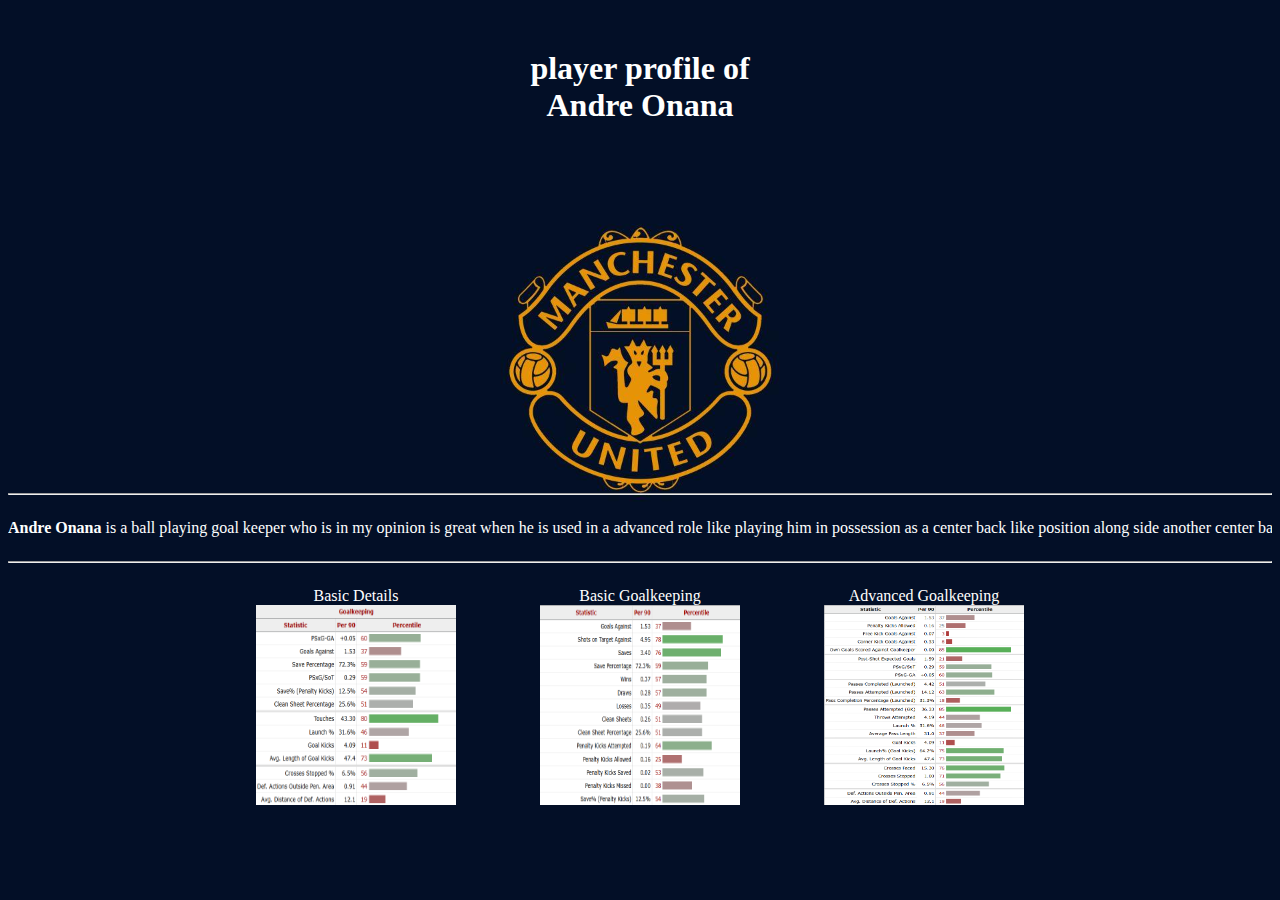
<file: man_united/onana.html>
<!DOCTYPE html>
<html lang="en">
  <head>
    <meta charset="UTF-8" />
    <meta name="viewport" content="width=device-width, initial-scale=1.0" />
    <title>onana</title>
    <link rel="stylesheet" href="./link.css" />
  </head>
  <body>
    <h1 class="coming-text">
      player profile of <br />
      Andre Onana
    </h1>
    <!-- <div id="div_img"> 
      <img src="./images/onana.jpg" alt="Description of the image" />
    </div>-->

    <div class="iframe-container">
      <iframe
        src="https://www.youtube.com/embed/WHV0eiRNyaY?si=KbZIEKa0VkGtEVA0&amp;start=1"
        title="YouTube video player"
        frameborder="0"
        allow="accelerometer; autoplay; clipboard-write; encrypted-media; gyroscope; picture-in-picture; web-share"
        referrerpolicy="strict-origin-when-cross-origin"
        allowfullscreen
      ></iframe>
    </div>

    <!-- this is a box type with continuos animation -->
    <!-- </div> 
    <div style="display: flex; align-items: center">
      <p class="animated-background">
        andre is a ball playing goal keeper who is in my opinion is great when
        he is used in a advanced role like playing him in possession as a center
        back like position along side another one for example this season he is
        played along side johnny evans.. he excels at being a player who absorbs
        oppositions pressure and playing through the lines(the passes)
      </p>
     -->
    <hr />
    <div class="marquee">
      <p>
        <b>Andre Onana </b>is a ball playing goal keeper who is in my opinion is
        great when he is used in a advanced role like playing him in possession
        as a center back like position along side another center back.. he
        excels at being a player who absorbs oppositions pressure and playing
        through the lines(the passes)
      </p>
    </div>
    <hr />
    <div class="float_div">
      <div>
        <figure style="display: inline-block; text-align: center">
          <figcaption>Basic Details</figcaption>
          <img
            class="in_img"
            src="./onana/basic.png"
            alt="Description of the image"
            style="width: 200px"
          />
        </figure>
        <figure style="display: inline-block; text-align: center">
          <figcaption>Basic Goalkeeping</figcaption>
          <img
            class="in_img"
            src="./onana/intermediate.png"
            alt="Description of the image"
            style="width: 200px"
          />
        </figure>
        <figure style="display: inline-block; text-align: center">
          <figcaption>Advanced Goalkeeping</figcaption>
          <img
            class="in_img"
            src="./onana/advanced.png"
            alt="Description of the image"
            style="width: 200px"
          />
        </figure>
      </div>
    </div>
  </body>
</html>
<!-- <div> 
  <div class="container">
    <img src="./images/onana.jpg" />
    <p><b>Andre Onana</b></p>
  </div>
  <div class="container1">
    <div>
      <div class="container">
        <img src="./images/onana.jpg" />
        <p><b>Andre Onana</b></p>
      </div>
      <div class="container1">
        <p>
          andre is a ball playing goal keeper who is in my opinion is great when
          he is used in a advanced role like playing him in possession as a
          center back like position along side another one for example this
          season he is played along side johnny evans.. he excels at being a
          player who absorbs oppositions pressure and playing through the
          lines(the passes)
        </p>
      </div>
    </div>
  </div>
 </div> -->
</file>
<file: man_united/style.css>
#heading1 {
  text-align: center;
  font-size: 45px;
  color: rgb(255, 255, 255);
}

P,
div {
  text-align: center;
  color: rgb(255, 255, 255);
}

.full-viewport-img {
  width: 100%; /* Full viewport width */
  height: 100vh; /* Full viewport height */
  object-fit: cover; /* Ensures the image covers the viewport without distortion */
  object-position: center; /* Centers the image */
}

.container {
  display: flex;
  justify-content: space-between; /* Space the boxes evenly */
  margin-top: 20px;
}

.box4,
.box5,
.box6,
.box7 {
  width: 20%;
  border: 2px solid #ed0000;
  padding: 10px;
  text-align: center;
  box-shadow: 2px 2px 10px rgba(0, 0, 0, 0.1);
  border-radius: 10px;
}

.box img,
.box1 img,
.box2 img,
.box3 img,
.box4 img,
.box5 img,
.box6 img,
.box7 img {
  width: 100%;
  height: 175px;
  border-radius: 10px;
}
.box p,
.box1 p,
.box2 p,
.box3 p.box4 p,
.box5 p,
.box6 p,
.box7 p {
  margin-top: 10px;
  font-size: 16px;
  color: #f6f6f6;
}

.container1 {
  padding: 10px;
  justify-content: space-between;
  display: inline;
}

.container1::after {
  content: "";
  clear: both;
  display: table;
}

.box,
.box1,
.box2 {
  width: 20%;
  border: 2px solid #ff0000;
  padding: 10px;
  text-align: center;
  box-shadow: 2px 2px 10px rgba(0, 0, 0, 0.1);
  border-radius: 10px;
  float: left; /* Aligns the boxes side by side from left to right */
  margin-right: 69px;
}

body {
  background-image: url(./images/wp3293638-manchester-united-4k-wallpapers.jpg);
  background-size: cover;
  background-repeat: no-repeat;
}

body h1 {
  color: #f6f6f6;
}
.marquee-container {
  overflow: hidden; /* Hide overflow for a clean effect */
  white-space: nowrap;
  width: 100%; /* Full-width container */
}

/* Animation for the scrolling effect */
.marquee1 {
  display: inline-block;
  animation: marquee 10s linear infinite;
  color: rgb(255, 0, 0); /* Text color */
  font-size: 2em;
  text-align: center;
}

/* Keyframes for moving the text from right to left */
@keyframes marquee {
  0% {
    transform: translateX(100%);
  } /* Start from right outside the view */
  50% {
    transform: translateX(-100%);
  } /* Move to left outside the view */
  100% {
    transform: translateX(100%);
  }
}
.marquee2 {
  display: inline-block;
  animation: marquee-2 10s linear infinite;
  color: rgb(255, 0, 0); /* Text color */
  font-size: 2em;
  text-align: center;
}
@keyframes marquee-2 {
  0% {
    transform: translateX(-100%);
  } /* Start from right outside the view */
  50% {
    transform: translateX(100%);
  } /* Move to left outside the view */
  100% {
    transform: translateX(-100%);
  }
}
.navbar {
  position: fixed; /* Keeps the navbar fixed at the top */
  top: 0;
  left: 0;
  width: 97%; /* Spans the entire width */
  background-color: rgba(
    51,
    51,
    51,
    0.5
  ); /* Semi-transparent black background */
  color: white;
  display: flex;
  justify-content: space-between;
  align-items: center;
  padding: 10px 20px;
  z-index: 1000; /* Ensures it stays above other elements */
  transition: background-color 0.3s ease; /* Smooth transition for background */
}

.navbar.scrolled {
  background-color: rgba(51, 51, 51, 0.9); /* Darker background when scrolled */
}

.navbar .logo {
  font-size: 1.5rem;
  font-weight: bold;
  transition: color 0.3s;
}

.nav-links {
  list-style: none;
  margin: 0;
  padding: 0;
  display: flex;
  gap: 20px;
}

.nav-links li {
  display: inline;
}

.nav-links a {
  text-decoration: none;
  color: white;
  font-size: 1rem;
  transition: color 0.3s;
}

.nav-links a:hover {
  color: #00bcd4; /* Accent color */
}
.navbar .logo:hover {
  color: #ed0000;
}

/* Content Styling */

section {
  padding: 50px 0;
  border-bottom: 1px solid #ddd;
}
</file>
<file: man_united/link.css>
p {
  text-align: center;
  color: #ffffff;
}

h1 {
  color: #ffffff;
  text-align: center;
}

#div_img {
  justify-content: center;
  display: flex;
  align-items: center;
}

body {
  background-color: #333333;
}

.float_div {
  display: flex; /* Use flexbox for alignment */
  justify-content: center; /* Center the figures horizontally */
  /* align-items: center;  Center the figures vertically if needed */
  gap: 20px; /* Space between figures */
}

figure {
  display: inline-block; /* Keep the figure as an inline-block */
  text-align: center; /* Center text inside the figure */
}

figure img {
  width: 200px; /* Set a fixed width */
  height: 200px; /* Set a fixed height */
  object-fit: fill; /* Crop the image to fill the dimensions without distortion */
}
figcaption {
  color: #ffffff;
}

.marquee {
  overflow: hidden; /* Hide the overflow */
  white-space: nowrap; /* Prevent the text from wrapping */
  width: 100%; /* Full width */
  box-sizing: border-box; /* Include padding in width */
}

.marquee p {
  display: inline-block; /* Keep text in a single line */
  animation: marquee 20s linear infinite; /* Animation details */
}

@keyframes marquee {
  from {
    transform: translateX(50%); /* Start from the right */
  }
  to {
    transform: translateX(-50%); /* Move to the left */
  }
}

.iframe-container {
  display: flex;
  justify-content: center;
  align-items: center;
  /* Optional: Remove or adjust height */
  /* height: 100vh; */
  padding: 20px; /* Add padding if needed */
}

iframe {
  width: 500px; /* Set a specific width */
  height: 300px; /* Set a specific height */
  border: none; /* Optional: remove border */
}

.coming-text {
  font-size: 2em;
  color: #ffffff;
  text-align: center;
  margin-top: 50px;
  transition: transform 0.5s ease-out; /* Smooth scaling effect */
}

/* Hover animation for the coming-toward effect */
.coming-text:hover {
  transform: scale(1.5); /* Scale up the text */
}
body {
  background-image: url(./images/wp3293638-manchester-united-4k-wallpapers.jpg);
  background-size: contain;
  background-repeat: repeat-y;
}
/*  
.hover-background {
  background-color: rgb(255, 0, 0);
  padding: 20px;
  transition: background-color 0.3s ease;
}

.hover-background:hover {
  background-color: rgb(237, 237, 237);
}  */

/* body { 
  background-image: url(./images/wp3293638-manchester-united-4k-wallpapers.jpg);
  background-size: cover;
  background-repeat: no-repeat;
}*/

/* .container { 
  width: 20%;
  border: 2px solid #ed0000;
  padding: 10px;
  text-align: center;
  box-shadow: 2px 2px 10px rgba(0, 0, 0, 0.1);
  border-radius: 10px;
}

.container img {
  width: 100%;
  height: 175px;
  border-radius: 10px;
}

.container p {
  margin-top: 10px;
  font-size: 16px;
  color: #f6f6f6;
}

.container1 {
  float: left;
}
*/
/* 
.float_div {
  float: left;
  text-align: center;
}

.in_img {
} */
/* this is for the box animation */

/*  
@keyframes backgroundAnimation {
  0% {
    background-color: rgb(18, 20, 109);
  }
  50% {
    background-color: rgb(255, 0, 0);
  }
  100% {
    background-color: rgb(186, 199, 49);
  }
}

.animated-background {
  animation: backgroundAnimation 5s infinite;
  padding: 20px;
  text-align: center;
}  */

/* .div img {
  width: 200px;
  margin-right: 20px;
/* } */
</file>
